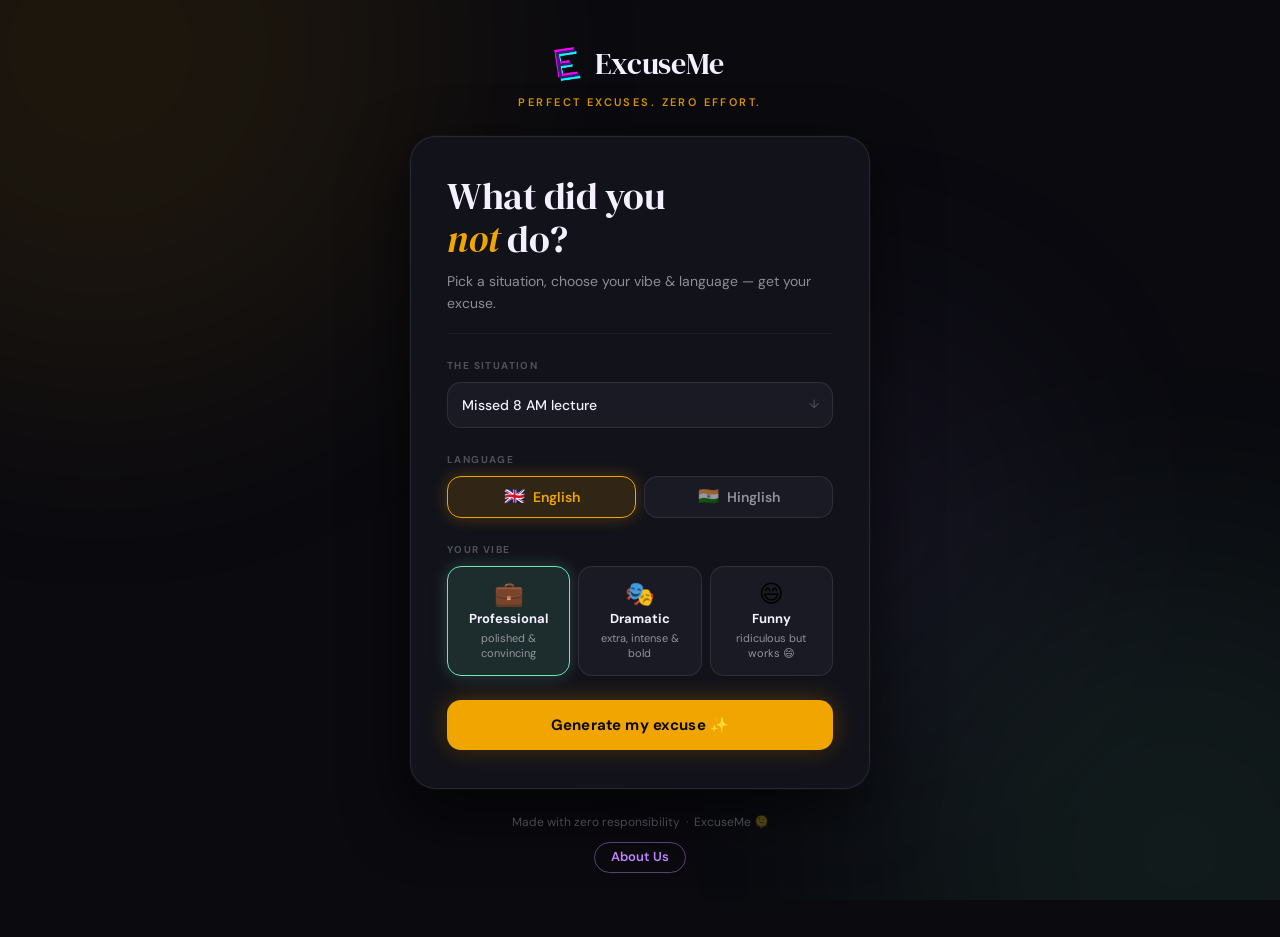
<file: index.html>
<!DOCTYPE html>
<html lang="en">
<head>
  <meta charset="UTF-8"/>
  <meta name="viewport" content="width=device-width,initial-scale=1.0"/>
  <title>ExcuseMe — Perfect excuses. Zero effort.</title>
  <meta name="description" content="AI excuse generator for students and professionals. English & Hinglish. Free."/>
  <meta property="og:title" content="ExcuseMe — AI Excuse Generator"/>
  <meta property="og:description" content="Generate the perfect excuse in seconds. English or Hinglish."/>
  <!-- Google Analytics — swap G-XXXXXXXXXX with your real ID -->
  <script async src="https://www.googletagmanager.com/gtag/js?id=G-XXXXXXXXXX"></script>
  <script>
    window.dataLayer=window.dataLayer||[];
    function gtag(){dataLayer.push(arguments);}
    gtag('js',new Date());gtag('config','G-XXXXXXXXXX');
  </script>
  <link rel="stylesheet" href="style.css"/>
</head>
<body>

<!-- EMOJI RAIN — starts floating immediately -->
<div class="emoji-bg" aria-hidden="true">
  <span style="--d:0s;   --l:4%;  --s:28px; --dur:18s">😅</span>
  <span style="--d:1.2s; --l:11%; --s:36px; --dur:15s">🙈</span>
  <span style="--d:2.8s; --l:19%; --s:22px; --dur:22s">😬</span>
  <span style="--d:0.4s; --l:27%; --s:30px; --dur:17s">🤥</span>
  <span style="--d:3.6s; --l:35%; --s:24px; --dur:24s">🫠</span>
  <span style="--d:1.6s; --l:43%; --s:38px; --dur:14s">😭</span>
  <span style="--d:5.2s; --l:51%; --s:26px; --dur:20s">💀</span>
  <span style="--d:0.9s; --l:59%; --s:32px; --dur:16s">🙏</span>
  <span style="--d:4.4s; --l:66%; --s:24px; --dur:21s">😩</span>
  <span style="--d:3.0s; --l:73%; --s:38px; --dur:13s">🤡</span>
  <span style="--d:0.7s; --l:80%; --s:26px; --dur:23s">😎</span>
  <span style="--d:6.0s; --l:87%; --s:22px; --dur:19s">🤷</span>
  <span style="--d:2.2s; --l:92%; --s:34px; --dur:15s">😴</span>
  <span style="--d:4.0s; --l:7%;  --s:28px; --dur:25s">🫣</span>
  <span style="--d:5.6s; --l:47%; --s:40px; --dur:12s">🥲</span>
  <span style="--d:1.4s; --l:69%; --s:26px; --dur:18s">😤</span>
</div>

<!-- GLOW BLOBS -->
<div class="bg-blobs" aria-hidden="true">
  <div class="blob blob-1"></div>
  <div class="blob blob-2"></div>
  <div class="blob blob-3"></div>
</div>

<div class="page">

  <!-- HEADER -->
  <header class="header">
    <div class="logo-row">
      <img src="logo.png" alt="ExcuseMe" class="logo-img" onerror="this.style.display='none'"/>
      <div class="logo-text">
        <span class="logo-main">ExcuseMe</span>
        <span class="logo-em"></span>
      </div>
    </div>
    <div class="tagline">Perfect excuses. Zero effort.</div>
  </header>

  <!-- CARD -->
  <main class="card">

    <div class="card-top">
      <h1 class="title">What did you<br/><em>not</em> do?</h1>
      <p class="subtitle">Pick a situation, choose your vibe &amp; language — get your excuse.</p>
    </div>

    <!-- SITUATION -->
    <div class="field">
      <label class="label" for="situation">The situation</label>
      <div class="select-wrap">
        <select id="situation">
          <optgroup label="🏫 College / School">
            <option value="missed the 8 AM lecture and got marked absent">Missed 8 AM lecture</option>
            <option value="didn't submit the assignment on time">Didn't submit assignment</option>
            <option value="didn't complete the lab record">Didn't complete lab record</option>
            <option value="missed an internal exam">Missed internal exam</option>
            <option value="forgot it was presentation day today">Forgot presentation day</option>
            <option value="didn't prepare for the viva at all">Didn't prepare for viva</option>
            <option value="attendance is too low because of missed classes">Missed attendance</option>
            <option value="forgot to bring the lab record to class">Didn't bring lab record</option>
            <option value="forgot the admit card on exam day">Forgot admit card</option>
            <option value="didn't do my part of the group project">Didn't do group project work</option>
          </optgroup>
          <optgroup label="💼 Work / Life">
            <option value="missed a team meeting without any warning">Missed a team meeting</option>
            <option value="submitted important work very late">Submitted work late</option>
            <option value="didn't reply to messages for 3 days">Ghosted messages for 3 days</option>
            <option value="skipped the gym again for the 5th time this week">Skipped gym (again)</option>
            <option value="completely forgot a close friend's birthday">Forgot friend's birthday</option>
            <option value="canceled plans at the very last minute">Canceled plans last minute</option>
            <option value="showed up late to work">Late to work</option>
            <option value="forgot to pay back money I borrowed">Forgot to pay someone back</option>
            <option value="didn't clean the house when I promised I would">Didn't clean the house</option>
          </optgroup>
        </select>
        <span class="select-arrow">↓</span>
      </div>
    </div>

    <!-- LANGUAGE -->
    <div class="field">
      <label class="label">Language</label>
      <div class="lang-row">
        <button class="lang-btn active" data-lang="English" type="button">
          <span class="lang-flag">🇬🇧</span>
          <span class="lang-name">English</span>
        </button>
        <button class="lang-btn" data-lang="Hinglish" type="button">
          <span class="lang-flag">🇮🇳</span>
          <span class="lang-name">Hinglish</span>
        </button>
      </div>
    </div>

    <!-- TONE -->
    <div class="field">
      <label class="label">Your vibe</label>
      <div class="tone-grid">
        <button class="tone-btn active" data-tone="Professional" type="button">
          <span class="tone-emoji">💼</span>
          <span class="tone-name">Professional</span>
          <span class="tone-desc">polished &amp; convincing</span>
        </button>
        <button class="tone-btn" data-tone="Dramatic" type="button">
          <span class="tone-emoji">🎭</span>
          <span class="tone-name">Dramatic</span>
          <span class="tone-desc">extra, intense &amp; bold</span>
        </button>
        <button class="tone-btn" data-tone="Funny" type="button">
          <span class="tone-emoji">😄</span>
          <span class="tone-name">Funny</span>
          <span class="tone-desc">ridiculous but works 😄</span>
        </button>
      </div>
    </div>

    <button class="gen-btn" id="genBtn" type="button" onclick="generate()">
      <span id="btnText">Generate my excuse ✨</span>
    </button>

    <!-- RESULT -->
    <div class="result" id="result" style="display:none">
      <div class="result-inner">
        <div class="result-header">
          <span class="result-badge" id="resultBadge">Your excuse</span>
          <button class="icon-btn" type="button" onclick="generate()" title="Try again">↺</button>
        </div>
        <p class="result-text" id="resultText"></p>
        <div class="result-actions">
          <button class="action-btn" id="copyBtn" type="button" onclick="copyExcuse()"><span>Copy</span></button>
          <button class="action-btn" type="button" onclick="shareWhatsApp()"><span>WhatsApp</span></button>
          <button class="action-btn" type="button" onclick="shareTwitter()"><span>Twitter / X</span></button>
        </div>
      </div>
    </div>

  </main>

  <footer class="footer">
    <p>Made with zero responsibility &nbsp;·&nbsp; ExcuseMe 🫠</p>
    <p style="margin-top:10px;">
      <a href="about.html" style="color:#c084fc;font-size:13px;font-weight:600;text-decoration:none;border:1px solid rgba(192,132,252,0.45);border-radius:20px;padding:4px 16px;transition:all 0.2s;display:inline-block;" onmouseover="this.style.background='rgba(192,132,252,0.15)';this.style.borderColor='#c084fc'" onmouseout="this.style.background='transparent';this.style.borderColor='rgba(192,132,252,0.45)'">About Us</a>
    </p>
  </footer>

</div>
<script src="app.js"></script>
</body>
</html>
</file>
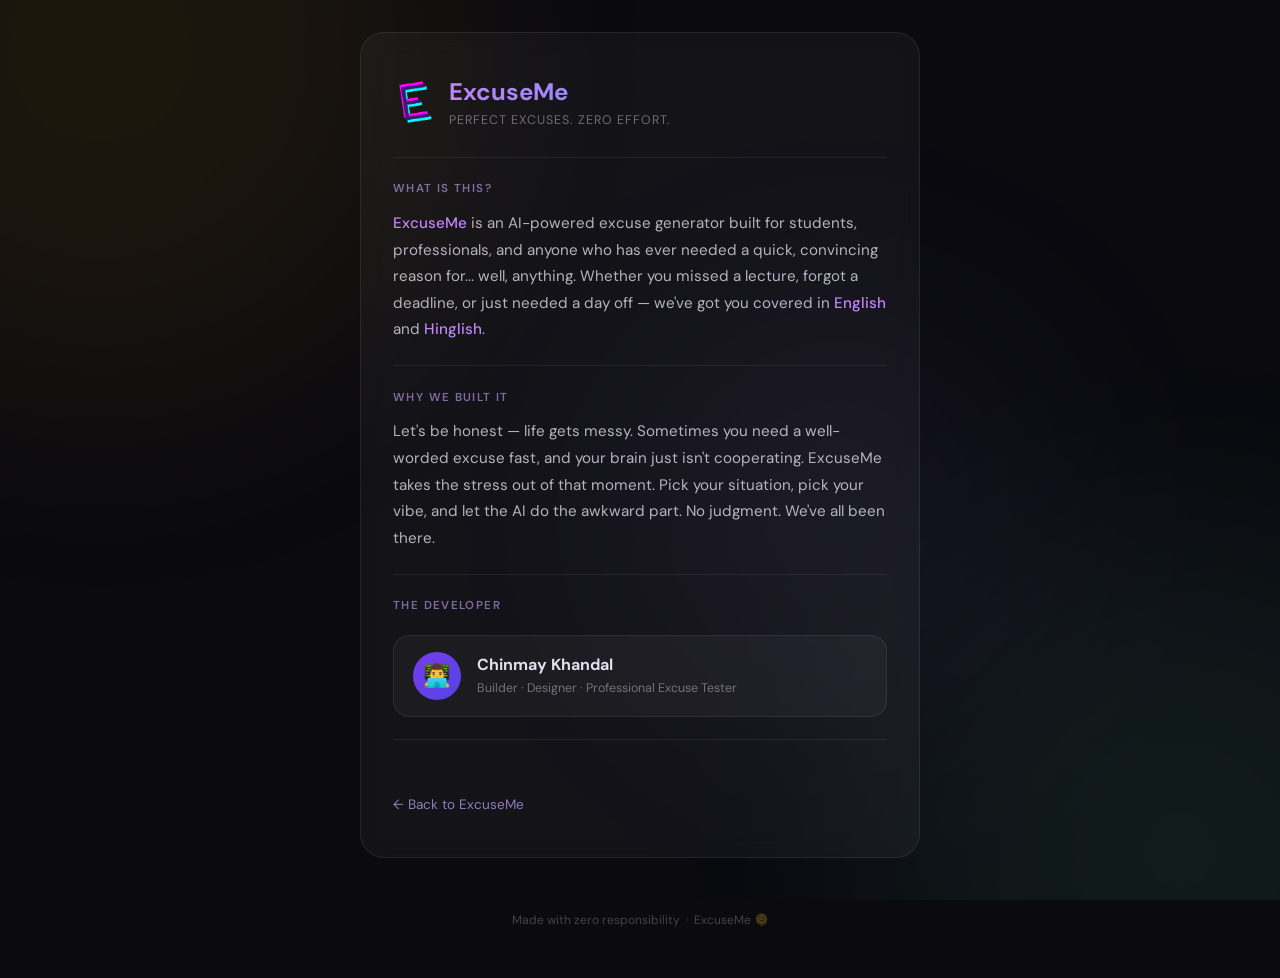
<file: about.html>
<!DOCTYPE html>
<html lang="en">
<head>
  <meta charset="UTF-8"/>
  <meta name="viewport" content="width=device-width,initial-scale=1.0"/>
  <title>About Us — ExcuseMe</title>
  <link rel="stylesheet" href="style.css"/>
  <style>
    .about-page {
      min-height: 100vh;
      display: flex;
      flex-direction: column;
      align-items: center;
      justify-content: center;
      padding: 2rem 1rem 3rem;
    }
    .about-card {
      background: rgba(255,255,255,0.04);
      border: 1px solid rgba(255,255,255,0.08);
      border-radius: 24px;
      padding: 2.5rem 2rem;
      max-width: 560px;
      width: 100%;
      backdrop-filter: blur(12px);
    }
    .about-logo-row {
      display: flex;
      align-items: center;
      gap: 12px;
      margin-bottom: 1.6rem;
    }
    .about-logo-img {
      width: 44px;
      height: 44px;
      border-radius: 12px;
      object-fit: contain;
    }
    .about-logo-name {
      font-size: 1.5rem;
      font-weight: 700;
      background: linear-gradient(135deg, #c084fc, #818cf8);
      -webkit-background-clip: text;
      -webkit-text-fill-color: transparent;
      background-clip: text;
    }
    .about-tagline {
      font-size: 0.78rem;
      color: rgba(244,240,255,0.4);
      letter-spacing: 0.08em;
      text-transform: uppercase;
    }
    .about-divider {
      height: 1px;
      background: rgba(255,255,255,0.07);
      margin: 1.4rem 0;
    }
    .about-section-title {
      font-size: 0.72rem;
      font-weight: 600;
      letter-spacing: 0.12em;
      text-transform: uppercase;
      color: rgba(196,168,255,0.6);
      margin-bottom: 0.7rem;
    }
    .about-body {
      font-size: 0.95rem;
      color: rgba(244,240,255,0.72);
      line-height: 1.75;
      margin-bottom: 1rem;
    }
    .about-body em {
      color: #c084fc;
      font-style: normal;
      font-weight: 500;
    }
    .dev-card {
      display: flex;
      align-items: center;
      gap: 1rem;
      background: rgba(255,255,255,0.04);
      border: 1px solid rgba(255,255,255,0.07);
      border-radius: 16px;
      padding: 1rem 1.2rem;
      margin-top: 1.2rem;
    }
    .dev-avatar {
      width: 48px;
      height: 48px;
      border-radius: 50%;
      background: linear-gradient(135deg, #7c3aed, #4f46e5);
      display: flex;
      align-items: center;
      justify-content: center;
      font-size: 1.4rem;
      flex-shrink: 0;
    }
    .dev-name {
      font-weight: 700;
      font-size: 1rem;
      color: rgba(244,240,255,0.92);
    }
    .dev-role {
      font-size: 0.78rem;
      color: rgba(244,240,255,0.4);
      margin-top: 2px;
    }
    .back-link {
      display: inline-flex;
      align-items: center;
      gap: 6px;
      margin-top: 2rem;
      font-size: 0.85rem;
      color: rgba(196,168,255,0.7);
      text-decoration: none;
      transition: color 0.2s;
    }
    .back-link:hover {
      color: #c084fc;
    }
    .about-footer {
      margin-top: 1.8rem;
      text-align: center;
      font-size: 0.75rem;
      color: rgba(244,240,255,0.25);
    }
  </style>
</head>
<body>

<!-- EMOJI RAIN -->
<div class="emoji-bg" aria-hidden="true">
  <span style="--d:0s;   --l:4%;  --s:28px; --dur:18s">😅</span>
  <span style="--d:1.2s; --l:11%; --s:36px; --dur:15s">🙈</span>
  <span style="--d:2.8s; --l:19%; --s:22px; --dur:22s">😬</span>
  <span style="--d:0.4s; --l:27%; --s:30px; --dur:17s">🤥</span>
  <span style="--d:3.6s; --l:35%; --s:24px; --dur:24s">🫠</span>
  <span style="--d:5.2s; --l:51%; --s:26px; --dur:20s">💀</span>
  <span style="--d:0.9s; --l:59%; --s:32px; --dur:16s">🙏</span>
  <span style="--d:4.4s; --l:66%; --s:24px; --dur:21s">😩</span>
  <span style="--d:0.7s; --l:80%; --s:26px; --dur:23s">😎</span>
  <span style="--d:6.0s; --l:87%; --s:22px; --dur:19s">🤷</span>
</div>

<!-- GLOW BLOBS -->
<div class="bg-blobs" aria-hidden="true">
  <div class="blob blob-1"></div>
  <div class="blob blob-2"></div>
  <div class="blob blob-3"></div>
</div>

<div class="page about-page">

  <div class="about-card">

    <div class="about-logo-row">
      <img src="logo.png" alt="ExcuseMe" class="about-logo-img" onerror="this.style.display='none'"/>
      <div>
        <div class="about-logo-name">ExcuseMe</div>
        <div class="about-tagline">Perfect excuses. Zero effort.</div>
      </div>
    </div>

    <div class="about-divider"></div>

    <div class="about-section-title">What is this?</div>
    <p class="about-body">
      <em>ExcuseMe</em> is an AI-powered excuse generator built for students, professionals,
      and anyone who has ever needed a quick, convincing reason for... well, anything.
      Whether you missed a lecture, forgot a deadline, or just needed a day off —
      we've got you covered in <em>English</em> and <em>Hinglish</em>.
    </p>

    <div class="about-divider"></div>

    <div class="about-section-title">Why we built it</div>
    <p class="about-body">
      Let's be honest — life gets messy. Sometimes you need a well-worded excuse fast,
      and your brain just isn't cooperating. ExcuseMe takes the stress out of that moment.
      Pick your situation, pick your vibe, and let the AI do the awkward part.
      No judgment. We've all been there.
    </p>

    <div class="about-divider"></div>

    <div class="about-section-title">The developer</div>
    <div class="dev-card">
      <div class="dev-avatar">👨‍💻</div>
      <div>
        <div class="dev-name">Chinmay Khandal</div>
        <div class="dev-role">Builder · Designer · Professional Excuse Tester</div>
      </div>
    </div>


    <div class="about-divider"></div>

    <a href="index.html" class="back-link">← Back to ExcuseMe</a>

  </div>

  <div class="about-footer">Made with zero responsibility &nbsp;·&nbsp; ExcuseMe 🫠</div>

</div>

</body>
</html>
</file>
<file: style.css>
/* ─────────────────────────────────────────
   EXCUSEME · style.css
   Font: DM Sans + Clash Display (clean, bold, professional)
   Theme: dark, fun, clean — no gradients
───────────────────────────────────────── */

/* ── Fonts ───────────────────────────────────────────────── */
@import url('https://fonts.googleapis.com/css2?family=DM+Sans:ital,wght@0,400;0,500;0,600;0,700;1,400&family=DM+Serif+Display:ital@0;1&display=swap');

/* ── Reset ───────────────────────────────────────────────── */
*,*::before,*::after{box-sizing:border-box;margin:0;padding:0}

/* ── Tokens ──────────────────────────────────────────────── */
:root{
  --bg:       #0a0a0f;
  --surf:     #12121a;
  --surf2:    #1a1a24;
  --surf3:    #21212e;
  --surf4:    #282838;

  --b0: rgba(255,255,255,0.05);
  --b1: rgba(255,255,255,0.09);
  --b2: rgba(255,255,255,0.18);

  /* main accent — warm amber, fun but not neon */
  --acc:      #f0a500;
  --acc-d:    rgba(240,165,0,0.14);
  --acc-g:    rgba(240,165,0,0.28);

  /* tones */
  --pro-c:#6ee7b7; --pro-d:rgba(110,231,183,0.12); --pro-g:rgba(110,231,183,0.25);
  --dra-c:#fb7185; --dra-d:rgba(251,113,133,0.12); --dra-g:rgba(251,113,133,0.25);
  --fun-c:#a78bfa; --fun-d:rgba(167,139,250,0.12); --fun-g:rgba(167,139,250,0.25);

  /* text */
  --t1:#f4f0ff;
  --t2:rgba(244,240,255,0.55);
  --t3:rgba(244,240,255,0.28);

  --r-sm:10px; --r-md:14px; --r-lg:20px; --r-xl:26px;

  --fh:'DM Serif Display',Georgia,serif;
  --fb:'DM Sans',system-ui,sans-serif;
}

/* ── Base ────────────────────────────────────────────────── */
html{font-size:16px;-webkit-text-size-adjust:100%}
body{
  font-family:var(--fb);
  background:var(--bg);
  color:var(--t1);
  min-height:100vh;
  line-height:1.6;
  overflow-x:hidden;
}

/* ── Emoji rain ──────────────────────────────────────────── */
.emoji-bg{
  position:fixed;inset:0;
  z-index:0;pointer-events:none;overflow:hidden;
}
.emoji-bg span{
  position:absolute;
  bottom:-80px;
  left:var(--l);
  font-size:var(--s);
  opacity:0;
  animation:floatUp var(--dur) var(--d) linear infinite;
  user-select:none;
}
@keyframes floatUp{
  0%  {transform:translateY(0) rotate(-8deg);opacity:0}
  6%  {opacity:0.40}
  90% {opacity:0.30}
  100%{transform:translateY(-110vh) rotate(8deg);opacity:0}
}

/* ── Blobs — very subtle, no gradient feel ───────────────── */
.bg-blobs{position:fixed;inset:0;z-index:0;pointer-events:none;overflow:hidden}
.blob{
  position:absolute;border-radius:50%;
  filter:blur(130px);opacity:0.08;
  animation:blobMove 20s ease-in-out infinite;
}
.blob-1{width:700px;height:700px;background:#f0a500;top:-300px;left:-250px;animation-delay:0s}
.blob-2{width:600px;height:600px;background:#6ee7b7;bottom:-250px;right:-200px;animation-delay:7s}
.blob-3{width:400px;height:400px;background:#a78bfa;top:35%;left:50%;animation-delay:14s}
@keyframes blobMove{
  0%,100%{transform:translate(0,0) scale(1)}
  50%{transform:translate(-20px,-25px) scale(1.06)}
}

/* ── Page ────────────────────────────────────────────────── */
.page{
  position:relative;z-index:1;
  min-height:100vh;
  display:flex;flex-direction:column;align-items:center;
  padding:40px 16px 64px;
  gap:24px;
}

/* ── Header ──────────────────────────────────────────────── */
.header{text-align:center;animation:up .6s cubic-bezier(.22,.68,0,1.2) both}

.logo-row{display:flex;align-items:center;justify-content:center;gap:10px}
.logo-img{width:36px;height:36px;object-fit:contain;border-radius:8px}
.logo-text{display:flex;align-items:center;gap:8px}

.logo-main{
  font-family:var(--fh);
  font-size:30px;
  color:var(--t1);
  letter-spacing:-0.3px;
}
.logo-em{font-size:26px}

.tagline{
  font-size:11px;
  font-weight:600;
  letter-spacing:0.22em;
  text-transform:uppercase;
  color:var(--acc);
  margin-top:6px;
  opacity:0.9;
}

/* ── Card ────────────────────────────────────────────────── */
.card{
  background:var(--surf);
  border:1px solid var(--b1);
  border-radius:var(--r-xl);
  padding:30px 26px;
  width:100%;max-width:460px;
  display:flex;flex-direction:column;gap:20px;
  animation:up .6s .1s cubic-bezier(.22,.68,0,1.2) both;
  box-shadow:
    0 0 0 1px rgba(255,255,255,0.02),
    0 24px 64px rgba(0,0,0,0.6);
}

/* ── Card top ────────────────────────────────────────────── */
.card-top{border-bottom:1px solid var(--b0);padding-bottom:18px}

.title{
  font-family:var(--fh);
  font-size:34px;
  font-weight:400;
  line-height:1.15;
  color:var(--t1);
  letter-spacing:-0.5px;
}
.title em{
  font-style:italic;
  color:var(--acc);
}

.subtitle{margin-top:8px;font-size:14px;color:var(--t2);font-weight:400}

/* ── Label ───────────────────────────────────────────────── */
.field{display:flex;flex-direction:column}
.label{
  font-size:10px;font-weight:700;
  letter-spacing:0.14em;text-transform:uppercase;
  color:var(--t3);margin-bottom:8px;
}

/* ── Select ──────────────────────────────────────────────── */
.select-wrap{position:relative}
.select-wrap select{
  width:100%;appearance:none;-webkit-appearance:none;
  background:var(--surf2);border:1px solid var(--b1);
  border-radius:var(--r-md);
  padding:13px 40px 13px 14px;
  font-family:var(--fb);font-size:14px;font-weight:500;
  color:var(--t1);cursor:pointer;outline:none;
  transition:border-color .2s,box-shadow .2s;
}
.select-wrap select:focus{border-color:var(--acc);box-shadow:0 0 0 3px var(--acc-d)}
.select-wrap select option,
.select-wrap select optgroup{background:#1a1a24;color:var(--t1)}
.select-arrow{
  position:absolute;right:14px;top:50%;transform:translateY(-50%);
  font-size:12px;color:var(--t3);pointer-events:none;
}

/* ── Language row ────────────────────────────────────────── */
.lang-row{display:grid;grid-template-columns:1fr 1fr;gap:8px}
.lang-btn{
  display:flex;align-items:center;justify-content:center;gap:8px;
  padding:11px 10px;
  background:var(--surf2);border:1px solid var(--b1);border-radius:var(--r-md);
  cursor:pointer;font-family:var(--fb);font-size:14px;font-weight:600;
  color:var(--t2);transition:all .2s;
}
.lang-btn:hover{border-color:var(--b2);color:var(--t1);background:var(--surf3)}
.lang-btn.active{
  background:var(--acc-d);border-color:var(--acc);color:var(--acc);
  box-shadow:0 0 16px var(--acc-g);
}
.lang-flag{font-size:17px;line-height:1}
.lang-name{font-size:14px}

/* ── Tone grid ───────────────────────────────────────────── */
.tone-grid{display:grid;grid-template-columns:repeat(3,1fr);gap:8px}
.tone-btn{
  display:flex;flex-direction:column;align-items:center;gap:5px;
  padding:13px 6px 11px;
  background:var(--surf2);border:1px solid var(--b1);border-radius:var(--r-md);
  cursor:pointer;font-family:var(--fb);transition:all .2s;text-align:center;
}
.tone-btn:hover{border-color:var(--b2);background:var(--surf3);transform:translateY(-2px)}

.tone-btn[data-tone="Professional"].active{background:var(--pro-d);border-color:var(--pro-c);box-shadow:0 0 16px var(--pro-g)}
.tone-btn[data-tone="Dramatic"].active    {background:var(--dra-d);border-color:var(--dra-c);box-shadow:0 0 16px var(--dra-g)}
.tone-btn[data-tone="Funny"].active       {background:var(--fun-d);border-color:var(--fun-c);box-shadow:0 0 16px var(--fun-g)}

.tone-emoji{font-size:20px;line-height:1}
.tone-name{font-size:12px;font-weight:700;color:var(--t1);line-height:1.2}
.tone-desc{font-size:10px;color:var(--t2);line-height:1.3}

/* ── Generate button ─────────────────────────────────────── */
.gen-btn{
  width:100%;padding:15px;border:none;border-radius:var(--r-md);
  background:var(--acc);color:#0a0a0f;
  font-family:var(--fb);font-size:15px;font-weight:700;cursor:pointer;
  box-shadow:0 0 24px var(--acc-g),0 4px 14px rgba(0,0,0,0.35);
  transition:transform .15s,box-shadow .15s,opacity .15s;
  letter-spacing:0.01em;
}
.gen-btn:hover {transform:translateY(-2px);box-shadow:0 0 40px var(--acc-g),0 8px 22px rgba(0,0,0,0.45)}
.gen-btn:active{transform:scale(0.97);box-shadow:0 0 10px var(--acc-g)}
.gen-btn:disabled{opacity:0.35;cursor:not-allowed;transform:none;box-shadow:none}

/* ── Dot loader ──────────────────────────────────────────── */
.dot{display:inline-block;animation:blink 1.2s infinite}
.dot:nth-child(2){animation-delay:.2s}
.dot:nth-child(3){animation-delay:.4s}
@keyframes blink{0%,80%,100%{opacity:.2}40%{opacity:1}}

/* ── Result ──────────────────────────────────────────────── */
.result{animation:up .35s ease both}
.result-inner{
  background:var(--surf2);border:1px solid var(--b1);border-radius:var(--r-lg);
  padding:18px;display:flex;flex-direction:column;gap:14px;
}
.result-header{display:flex;align-items:center;justify-content:space-between}

.result-badge{
  font-size:10px;font-weight:700;letter-spacing:.1em;text-transform:uppercase;
  padding:4px 11px;border-radius:100px;
  background:var(--pro-d);color:var(--pro-c);border:1px solid rgba(110,231,183,.18);
}
.result-badge.tone-dramatic{background:var(--dra-d);color:var(--dra-c);border-color:rgba(251,113,133,.18)}
.result-badge.tone-funny   {background:var(--fun-d);color:var(--fun-c);border-color:rgba(167,139,250,.18)}

.icon-btn{
  width:32px;height:32px;border-radius:50%;
  border:1px solid var(--b1);background:var(--surf3);
  font-size:15px;display:flex;align-items:center;justify-content:center;
  cursor:pointer;color:var(--t2);font-family:var(--fb);transition:all .15s;
}
.icon-btn:hover{border-color:var(--b2);color:var(--t1);transform:rotate(40deg)}

.result-text{
  font-family:var(--fh);
  font-style:italic;
  font-size:17px;line-height:1.75;color:var(--t1);
}

/* ── Action buttons ──────────────────────────────────────── */
.result-actions{display:grid;grid-template-columns:repeat(3,1fr);gap:7px}
.action-btn{
  padding:10px 4px;border-radius:var(--r-sm);
  border:1px solid var(--b1);background:var(--surf3);
  font-family:var(--fb);font-size:12px;font-weight:600;
  color:var(--t2);cursor:pointer;transition:all .15s;text-align:center;
}
.action-btn:hover {border-color:var(--b2);color:var(--t1);background:var(--surf4);transform:translateY(-1px)}
.action-btn:active{transform:scale(0.97)}
.action-btn.copied{background:var(--pro-d);border-color:var(--pro-c);color:var(--pro-c)}

/* ── Footer ──────────────────────────────────────────────── */
.footer{
  font-size:12px;color:var(--t3);text-align:center;
  animation:up .6s .2s ease both;
}

/* ── Animation ───────────────────────────────────────────── */
@keyframes up{
  from{opacity:0;transform:translateY(18px)}
  to  {opacity:1;transform:translateY(0)}
}

/* ════════════════════════════════════════
   MOBILE CSS — full coverage
════════════════════════════════════════ */

/* 320–374px tiny phones */
@media(max-width:374px){
  .page          {padding:16px 10px 36px;gap:14px}
  .logo-main     {font-size:24px}
  .logo-img      {width:28px;height:28px}
  .card          {padding:18px 13px;gap:14px;border-radius:var(--r-lg)}
  .title         {font-size:26px}
  .subtitle      {font-size:13px}
  .tone-grid     {gap:5px}
  .tone-btn      {padding:10px 3px 9px}
  .tone-emoji    {font-size:17px}
  .tone-name     {font-size:10px}
  .tone-desc     {font-size:9px}
  .gen-btn       {font-size:14px;padding:14px}
  .result-text   {font-size:15px}
  .result-actions{grid-template-columns:1fr;gap:5px}
  .action-btn    {padding:12px;font-size:13px}
}

/* 375–480px normal phones */
@media(min-width:375px)and(max-width:480px){
  .page       {padding:20px 13px 42px;gap:18px}
  .logo-main  {font-size:26px}
  .card       {padding:22px 17px;gap:17px}
  .title      {font-size:30px}
  .tone-emoji {font-size:19px}
  .result-text{font-size:16px}
}

/* 481–767px large phones */
@media(min-width:481px)and(max-width:767px){
  .card      {padding:26px 22px}
  .title     {font-size:32px}
  .tone-emoji{font-size:21px}
}

/* 768px+ tablet/desktop */
@media(min-width:768px){
  .card        {padding:38px 36px;gap:24px}
  .title       {font-size:38px}
  .tone-btn    {padding:15px 10px}
  .tone-emoji  {font-size:24px}
  .tone-name   {font-size:13px}
  .tone-desc   {font-size:11px}
  .result-text {font-size:19px}
  .action-btn  {font-size:13px;padding:12px 6px}
}

/* landscape phones */
@media(max-width:812px)and(orientation:landscape){
  .page    {padding:10px 12px 22px;gap:10px}
  .card    {gap:12px}
  .card-top{padding-bottom:10px}
  .title   {font-size:22px}
  .blob    {opacity:.05}
}

/* touch — no hover transforms, prevent iOS zoom on select */
@media(hover:none){
  .tone-btn:hover  {transform:none}
  .gen-btn:hover   {transform:none;box-shadow:0 0 24px var(--acc-g)}
  .action-btn:hover{transform:none}
  .icon-btn:hover  {transform:none}
  .lang-btn:hover  {transform:none}
  .select-wrap select{font-size:16px;padding:15px 40px 15px 14px}
  .action-btn      {padding:13px 4px}
  .lang-btn        {padding:13px 10px}
}

/* reduced motion */
@media(prefers-reduced-motion:reduce){
  .blob,.emoji-bg span{animation:none!important}
  *{animation-duration:.01ms!important;transition-duration:.01ms!important}
}
</file>
